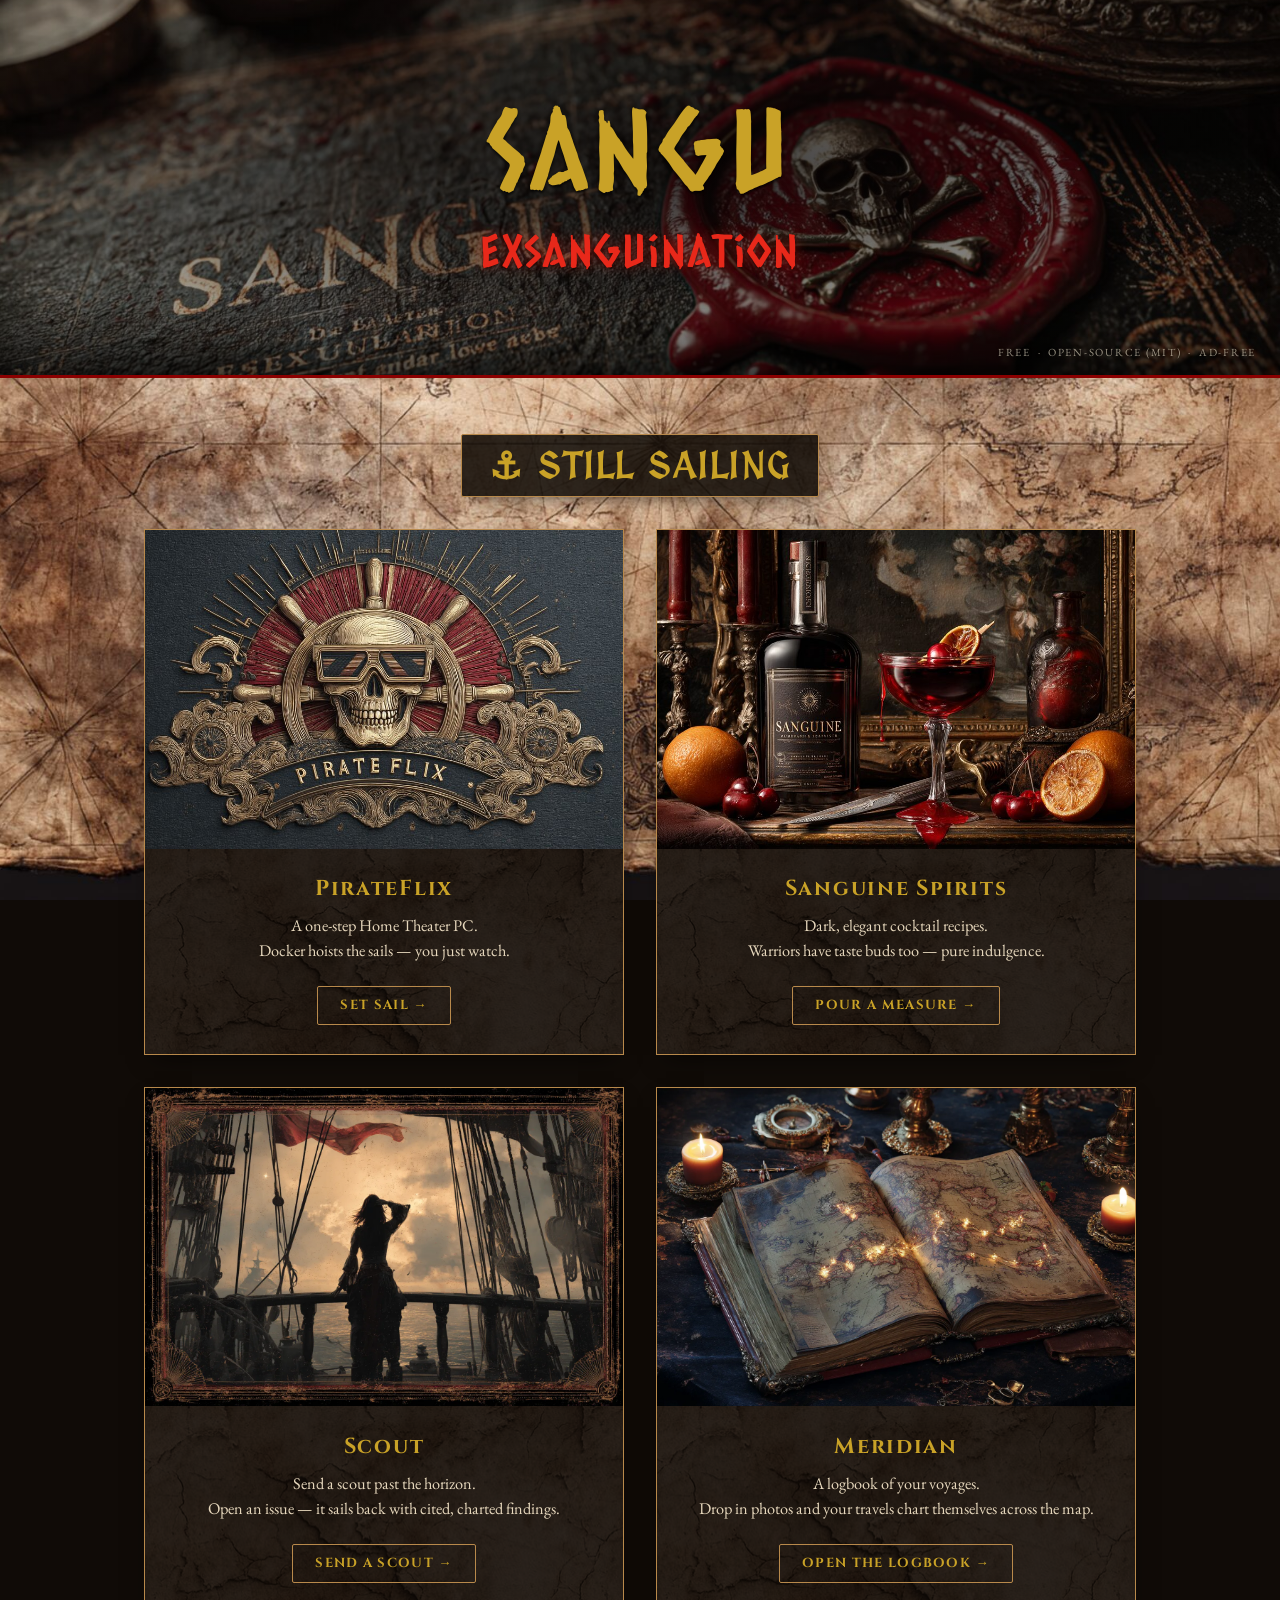
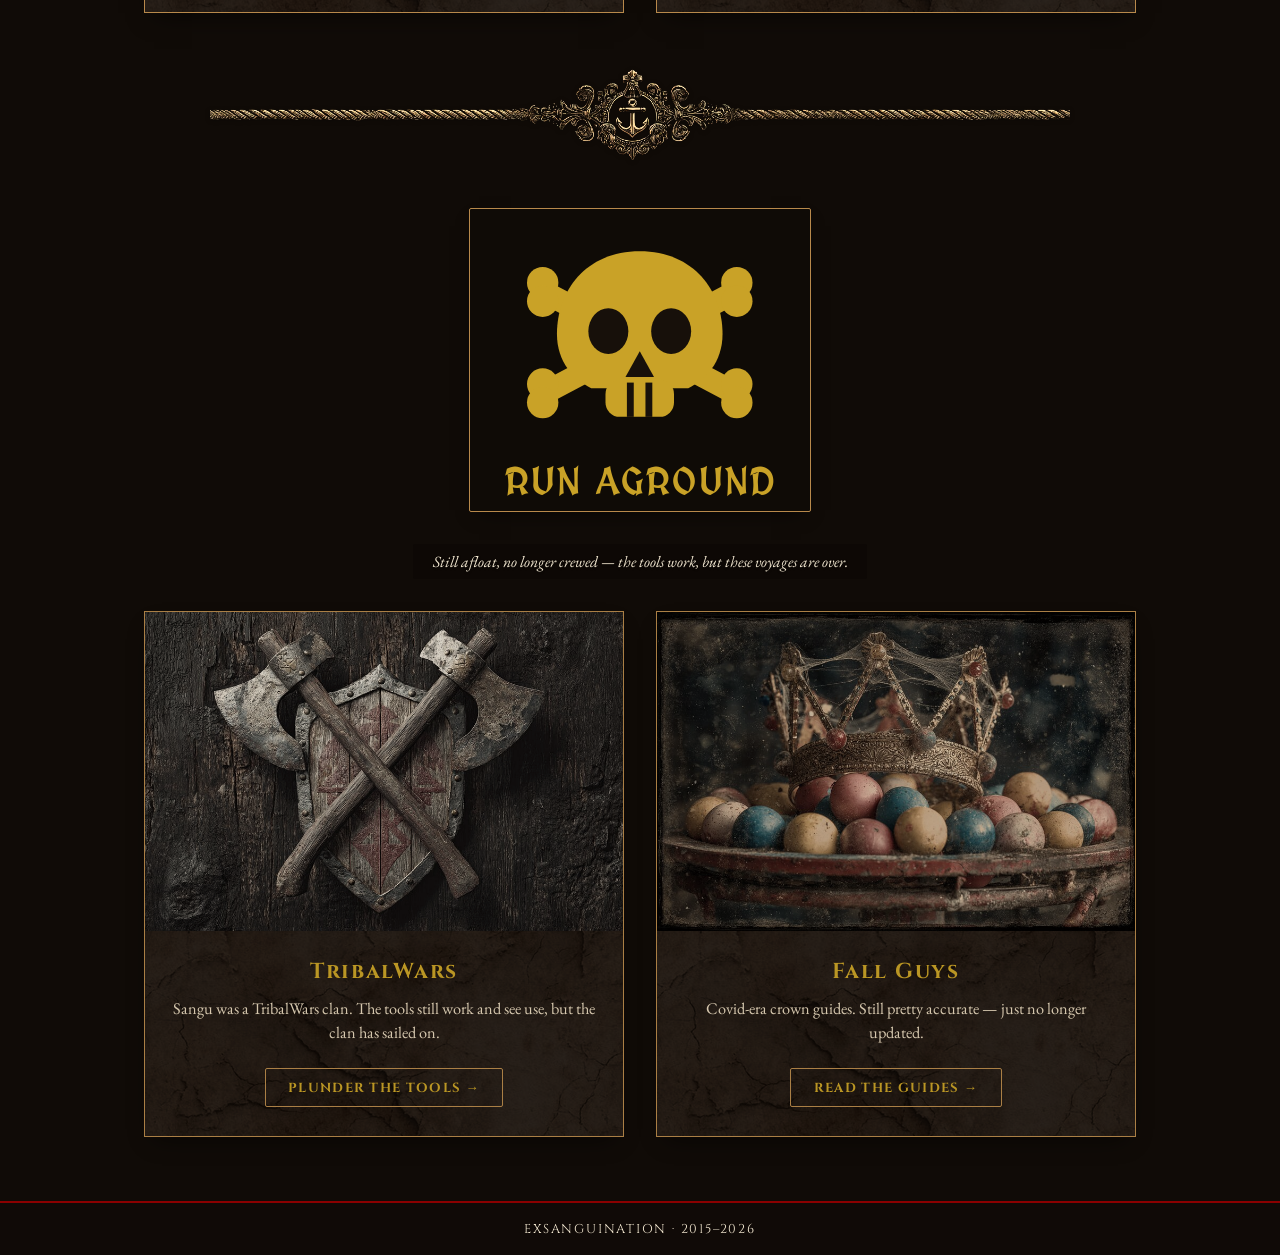
<file: index.html>
<!DOCTYPE html>
<html lang="en">

<head>
    <meta http-equiv="Content-Type" content="text/html; charset=UTF-8">
    <meta name="viewport" content="width=device-width, initial-scale=1.0">
    <link rel="icon" type="image/png" href="favicon.png">
    <link rel="canonical" href="https://sangu.be/">

    <meta name="keywords" content="fallguys htpc pirateflix sonarr radarr jellyfin tribalwars sangu sangupackage cocktails sanguine spirits scout research engine meridian memory timeline photos travel map">
    <meta name="description" content="Sangu — a free, open-source, ad-free warband of side projects: PirateFlix home theater, Sanguine Spirits cocktails, Scout research engine, Meridian memory timeline, plus the retired TribalWars and Fall Guys tools.">
    <title>Sangu — Exsanguination</title>

    <link rel="preconnect" href="https://fonts.googleapis.com">
    <link rel="preconnect" href="https://fonts.gstatic.com" crossorigin>
    <link href="https://fonts.googleapis.com/css2?family=Cinzel:wght@500;700&family=EB+Garamond:ital@0;1&family=MedievalSharp&family=Caesar+Dressing&display=swap" rel="stylesheet">
    <link rel="stylesheet" href="./assets/index.css" media="screen">

    <meta property="og:type" content="website" />
    <meta property="og:image" itemprop="image" content="https://sangu.be/assets/sangu.jpg">
    <meta property="og:image:type" content="image/jpeg">
    <meta property="og:image:width" content="1600">
    <meta property="og:image:height" content="842">
    <meta property="og:image:alt" content="Sangu — a warband of free, open-source side projects">
    <meta property="og:site_name" content="sangu.be">
    <meta property="og:title" content="Sangu — Exsanguination" />
    <meta property="og:description" content="A free, open-source, ad-free warband of side projects." />
    <meta property="og:url" content="https://sangu.be/">
    <meta property="og:locale" content="en_US">

    <meta name="twitter:card" content="summary_large_image">
    <meta name="twitter:title" content="Sangu — Exsanguination">
    <meta name="twitter:description" content="A free, open-source, ad-free warband of side projects.">
    <meta name="twitter:image" content="https://sangu.be/assets/sangu.jpg">
    <meta name="twitter:image:alt" content="Sangu — a warband of free, open-source side projects">

    <script type="application/ld+json">
    {
      "@context": "https://schema.org",
      "@type": "WebSite",
      "name": "Sangu",
      "alternateName": "Sangu — Exsanguination",
      "url": "https://sangu.be/",
      "description": "A free, open-source, ad-free warband of side projects: PirateFlix home theater, Sanguine Spirits cocktails, plus the retired TribalWars and Fall Guys tools.",
      "inLanguage": "en",
      "license": "https://opensource.org/licenses/MIT",
      "hasPart": [
        { "@type": "WebApplication", "name": "PirateFlix", "url": "https://pirateflix.sangu.be", "applicationCategory": "Home theater PC", "description": "A one-step Home Theater PC — Docker hoists the sails, you just watch." },
        { "@type": "WebSite", "name": "Sanguine Spirits", "url": "https://sangu.be/Sanguine-Spirits", "description": "Dark, elegant cocktail recipes." },
        { "@type": "WebApplication", "name": "Scout", "url": "https://laoujin.github.io/Scout/", "applicationCategory": "Research tool", "description": "Personal research engine — open an issue, get cited findings published to your own site." },
        { "@type": "WebApplication", "name": "Meridian", "url": "https://laoujin.github.io/Meridian/", "applicationCategory": "Photo timeline", "description": "A self-hosted scroll-driven memory timeline with an animated map of your travels." },
        { "@type": "WebSite", "name": "TribalWars tools", "url": "https://tribalwars.sangu.be", "description": "Tools for the TribalWars clan Sangu." },
        { "@type": "WebSite", "name": "Fall Guys guides", "url": "https://sangu.be/fallguys", "description": "Covid-era Fall Guys crown guides." }
      ]
    }
    </script>

    <!-- <script>document.write('<script src="http://' + (location.host || 'localhost').split(':')[0] + ':35729/livereload.js?snipver=1"></' + 'script>')</script> -->
</head>

<script async src="https://www.googletagmanager.com/gtag/js?id=UA-30075487-3"></script>
<script>
  window.dataLayer = window.dataLayer || [];
  function gtag(){dataLayer.push(arguments);}
  gtag('js', new Date());
  gtag('config', 'UA-30075487-3');
</script>

<body>

    <header class="masthead">
        <div class="masthead-inner">
            <h1>Sangu</h1>
            <p class="tagline">Exsanguination</p>
            <p class="manifesto">Free&ensp;·&ensp;Open-source (MIT)&ensp;·&ensp;Ad-free</p>
        </div>
    </header>

    <main>
        <section class="fleet">
            <h2 class="fleet-heading"><span>&#9875;&#65038; Still Sailing</span></h2>
            <div class="cards">

                <article class="card">
                    <div class="card-media">
                        <img src="./assets/pirateflix.jpg" alt="PirateFlix crest — a gilded skull in a ship's wheel">
                    </div>
                    <div class="card-body">
                        <h3>PirateFlix</h3>
                        <p>A one-step Home Theater PC.
                            <br>Docker hoists the sails — you just watch.</p>
                        <a class="cta" href="https://pirateflix.sangu.be">Set sail &rarr;</a>
                    </div>
                </article>

                <article class="card">
                    <div class="card-media">
                        <img src="./assets/sanguine-spirits.jpg" alt="Sanguine Spirits — a blood-red cocktail beside a dark bottle">
                    </div>
                    <div class="card-body">
                        <h3>Sanguine Spirits</h3>
                        <p>Dark, elegant cocktail recipes.<br>Warriors have taste buds too — pure indulgence.</p>
                        <a class="cta" href="https://sangu.be/Sanguine-Spirits">Pour a measure &rarr;</a>
                    </div>
                </article>

                <article class="card">
                    <div class="card-media">
                        <img src="./assets/scout8.webp" alt="Scout — a lone lookout on a ship's deck, hand shading their eyes toward the horizon amid the rigging, a red pennant overhead, framed by an ornate distressed border">
                    </div>
                    <div class="card-body">
                        <h3>Scout</h3>
                        <p>Send a scout past the horizon.<br>Open an issue — it sails back with cited, charted findings.</p>
                        <a class="cta" href="https://laoujin.github.io/Scout/">Send a scout &rarr;</a>
                    </div>
                </article>

                <article class="card">
                    <div class="card-media">
                        <img src="./assets/meridian11.webp" alt="Meridian — an open weathered logbook of world maps on a candlelit table, a glowing golden voyage route threading across the pages, compass and sextant nearby">
                    </div>
                    <div class="card-body">
                        <h3>Meridian</h3>
                        <p>A logbook of your voyages.<br>Drop in photos and your travels chart themselves across the map.</p>
                        <a class="cta" href="https://laoujin.github.io/Meridian/">Open the logbook &rarr;</a>
                    </div>
                </article>

            </div>
        </section>

        <img class="divider" src="./assets/divider.webp" alt="" aria-hidden="true">

        <section class="fleet retired-fleet">
            <h2 class="fleet-heading"><span><svg class="skull" viewBox="0 0 100 82" aria-hidden="true" focusable="false">
                <g stroke="currentColor" stroke-width="8" stroke-linecap="round">
                    <line x1="16" y1="26" x2="84" y2="62"/>
                    <line x1="84" y1="26" x2="16" y2="62"/>
                </g>
                <g fill="currentColor">
                    <circle cx="16" cy="23" r="5.5"/><circle cx="16" cy="29.5" r="5.5"/>
                    <circle cx="84" cy="58.5" r="5.5"/><circle cx="84" cy="65" r="5.5"/>
                    <circle cx="84" cy="23" r="5.5"/><circle cx="84" cy="29.5" r="5.5"/>
                    <circle cx="16" cy="58.5" r="5.5"/><circle cx="16" cy="65" r="5.5"/>
                </g>
                <path fill="currentColor" d="M50 12 C31 12 21 26 21 41 C21 51 27 57 33 60 L67 60 C73 57 79 51 79 41 C79 26 69 12 50 12 Z"/>
                <rect x="38" y="57" width="24" height="13" rx="5" fill="currentColor"/>
                <g fill="#17100a">
                    <ellipse cx="39" cy="40" rx="7" ry="8"/>
                    <ellipse cx="61" cy="40" rx="7" ry="8"/>
                    <path d="M50 47 l5 9 h-10 z"/>
                    <rect x="45.5" y="58" width="2.4" height="12"/>
                    <rect x="52" y="58" width="2.4" height="12"/>
                </g>
            </svg> Run Aground</span></h2>
            <p class="fleet-note">Still afloat, no longer crewed — the tools work, but these voyages are over.</p>
            <div class="cards">

                <article class="card retired">
                    <div class="card-media">
                        <img src="./assets/tribalwars.jpg" alt="TribalWars — crossed axes over a weathered clan shield">
                    </div>
                    <div class="card-body">
                        <h3>TribalWars</h3>
                        <p>Sangu was a TribalWars clan. The tools still work and see use, but the clan has sailed on.</p>
                        <a class="cta" href="https://tribalwars.sangu.be">Plunder the tools &rarr;</a>
                    </div>
                </article>

                <article class="card retired">
                    <div class="card-media">
                        <img src="./assets/fallguys.jpg" alt="Fall Guys — a cobwebbed crown atop dusty beans">
                    </div>
                    <div class="card-body">
                        <h3>Fall Guys</h3>
                        <p>Covid-era crown guides. Still pretty accurate — just no longer updated.</p>
                        <a class="cta" href="https://sangu.be/fallguys">Read the guides &rarr;</a>
                    </div>
                </article>

            </div>
        </section>
    </main>

    <footer>
        Exsanguination &middot; 2015–2026
    </footer>

</body>

</html>
</file>
<file: assets/index.css>
:root {
    --ink: #2b1d12;
    --ink-soft: #4a3826;
    --blood: #8b0000;
    --blood-bright: #b02a2a;
    --blood-hot: #e8281a;
    --gold: #c9a227;
    --gold-soft: #b8894b;
    --bone: #f2e7d0;
    --plate: rgba(26, 18, 12, 0.92);
}

* {
    box-sizing: border-box;
}

html, body {
    margin: 0;
    padding: 0;
    min-height: 100%;
    font-family: "EB Garamond", Georgia, serif;
    color: var(--ink);
}

body {
    background: #100b07 url(background.jpg) no-repeat center center fixed;
    background-size: cover;
}

/* ---------- Masthead ---------- */

.masthead {
    position: relative;
    min-height: 42vh;
    display: flex;
    align-items: center;
    justify-content: center;
    text-align: center;
    padding: 4rem 1.5rem 3.5rem;
    /* Dark oval scrim seats the blood-red title so it doesn't fight the red seal */
    background: radial-gradient(ellipse 72% 68% at 50% 44%, rgba(6, 3, 3, 0.82), rgba(10, 6, 4, 0.34) 78%),
                url(sangu.jpg) no-repeat center center;
    background-size: cover;
    border-bottom: 3px solid var(--blood);
    box-shadow: inset 0 -60px 60px -40px rgba(0, 0, 0, 0.8);
}

.masthead-inner {
    max-width: 720px;
}

.masthead h1 {
    margin: 0;
    font-family: "Caesar Dressing", serif;
    font-weight: 400;
    font-size: clamp(3.5rem, 12vw, 7rem);
    letter-spacing: 0.04em;
    color: var(--gold);
    text-shadow: 0 2px 3px rgba(0, 0, 0, 0.8);
}

.masthead .tagline {
    display: inline-block;
    margin: 0.5rem 0 1.7rem;
    font-family: "Caesar Dressing", serif;
    font-size: clamp(1.5rem, 5vw, 2.8rem);
    letter-spacing: 0.04em;
    color: var(--blood-hot);
    text-shadow: 0 0 12px rgba(232, 40, 26, 0.4), 0 1px 3px rgba(0, 0, 0, 0.8);
}

/* Whispered in the corner of the chart, not shouted */
.masthead .manifesto {
    position: absolute;
    right: 1.5rem;
    bottom: 1rem;
    margin: 0;
    padding: 0;
    font-size: 0.68rem;
    letter-spacing: 0.16em;
    text-transform: uppercase;
    color: rgba(242, 231, 208, 0.6);
    text-shadow: 0 1px 3px rgba(0, 0, 0, 0.9);
}

/* ---------- Fleet sections ---------- */

main {
    max-width: 1040px;
    margin: 0 auto;
    padding: 3.5rem 1.5rem 1rem;
}

.fleet + .fleet {
    margin-top: 3rem;
}

.fleet-heading {
    text-align: center;
    margin: 0 0 2rem;
    font-family: "MedievalSharp", serif;
    font-weight: 700;
    font-size: clamp(1.6rem, 4.5vw, 2.3rem);
    letter-spacing: 0.06em;
    text-transform: uppercase;
    color: var(--ink);
}

/* Dark cartouche keeps the title legible over the busy parchment */
.fleet-heading span {
    display: inline-block;
    padding: 0.5rem 1.7rem;
    color: var(--gold);
    background: rgba(16, 11, 7, 0.85);
    border: 1px solid var(--gold-soft);
    border-radius: 2px;
    box-shadow: 0 8px 20px -10px rgba(0, 0, 0, 0.75);
}

.fleet-note {
    width: fit-content;
    max-width: 90%;
    margin: 1rem auto 2rem;
    padding: 0.45rem 1.2rem;
    font-style: italic;
    font-size: 0.98rem;
    text-align: center;
    color: var(--bone);
    background: rgba(12, 8, 5, 0.7);
    border-radius: 2px;
    text-shadow: 0 1px 2px rgba(0, 0, 0, 0.6);
}

.cards {
    display: grid;
    grid-template-columns: repeat(2, minmax(0, 1fr));
    gap: 2rem;
}

/* Black keyed to transparency in the PNG; shadow gives the gold an edge on parchment */
.divider {
    display: block;
    width: 100%;
    max-width: 860px;
    height: auto;
    margin: 3rem auto 2.5rem;
    filter: saturate(1.15) contrast(1.08) drop-shadow(0 1px 2px rgba(0, 0, 0, 0.5));
    pointer-events: none;
}

/* ---------- Cards ---------- */

.card {
    display: flex;
    flex-direction: column;
    border: 1px solid var(--gold-soft);
    box-shadow: 0 10px 24px -10px rgba(0, 0, 0, 0.7);
    transition: transform 0.25s ease, box-shadow 0.25s ease;
}

.card-media {
    aspect-ratio: 3 / 2;
    overflow: hidden;
}

.card-media img {
    width: 100%;
    height: 100%;
    object-fit: cover;
    display: block;
}

.card-body {
    flex: 1;
    display: flex;
    flex-direction: column;
    align-items: center;
    text-align: center;
    padding: 1.6rem 1.5rem 1.8rem;
    background: var(--plate) url(parchment.jpg);
    background-blend-mode: multiply;
    color: var(--bone);
}

.card-body h3 {
    margin: 0 0 0.7rem;
    font-family: "Cinzel", serif;
    font-weight: 700;
    font-size: 1.35rem;
    letter-spacing: 0.08em;
    color: var(--gold);
}

.card-body p {
    margin: 0 0 1.4rem;
    line-height: 1.5;
    font-size: 1.02rem;
    color: #e7d8bd;
}

.cta {
    margin-top: auto;
    padding: 0.6rem 1.4rem;
    font-family: "Cinzel", serif;
    font-size: 0.82rem;
    font-weight: 700;
    letter-spacing: 0.1em;
    text-transform: uppercase;
    text-decoration: none;
    color: var(--gold);
    border: 1px solid var(--gold-soft);
    border-radius: 2px;
    transition: background 0.2s ease, color 0.2s ease;
}

.cta:hover {
    background: var(--blood);
    border-color: var(--blood);
    color: var(--bone);
}

/* Active cards get some life */
.card:not(.retired):hover {
    transform: translateY(-6px);
    box-shadow: 0 16px 30px -10px rgba(0, 0, 0, 0.75),
                0 0 22px -4px rgba(201, 162, 39, 0.45);
}

/* ---------- Retired: weathered and dimmed ---------- */

.retired .card-media img {
    filter: grayscale(35%) sepia(18%) brightness(0.9);
    transition: filter 0.3s ease;
}

.retired:hover .card-media img {
    filter: none;
}

.retired {
    opacity: 0.92;
}

/* ---------- Footer ---------- */

footer {
    margin-top: 3rem;
    padding: 1.1rem 0;
    text-align: center;
    font-family: "Cinzel", serif;
    font-size: 0.8rem;
    letter-spacing: 0.14em;
    text-transform: uppercase;
    color: var(--bone);
    background: rgba(16, 11, 7, 0.9);
    border-top: 2px solid var(--blood);
}

/* ---------- Responsive ---------- */

@media (max-width: 680px) {
    .cards {
        grid-template-columns: 1fr;
    }
    .masthead {
        min-height: 36vh;
    }
}
</file>
